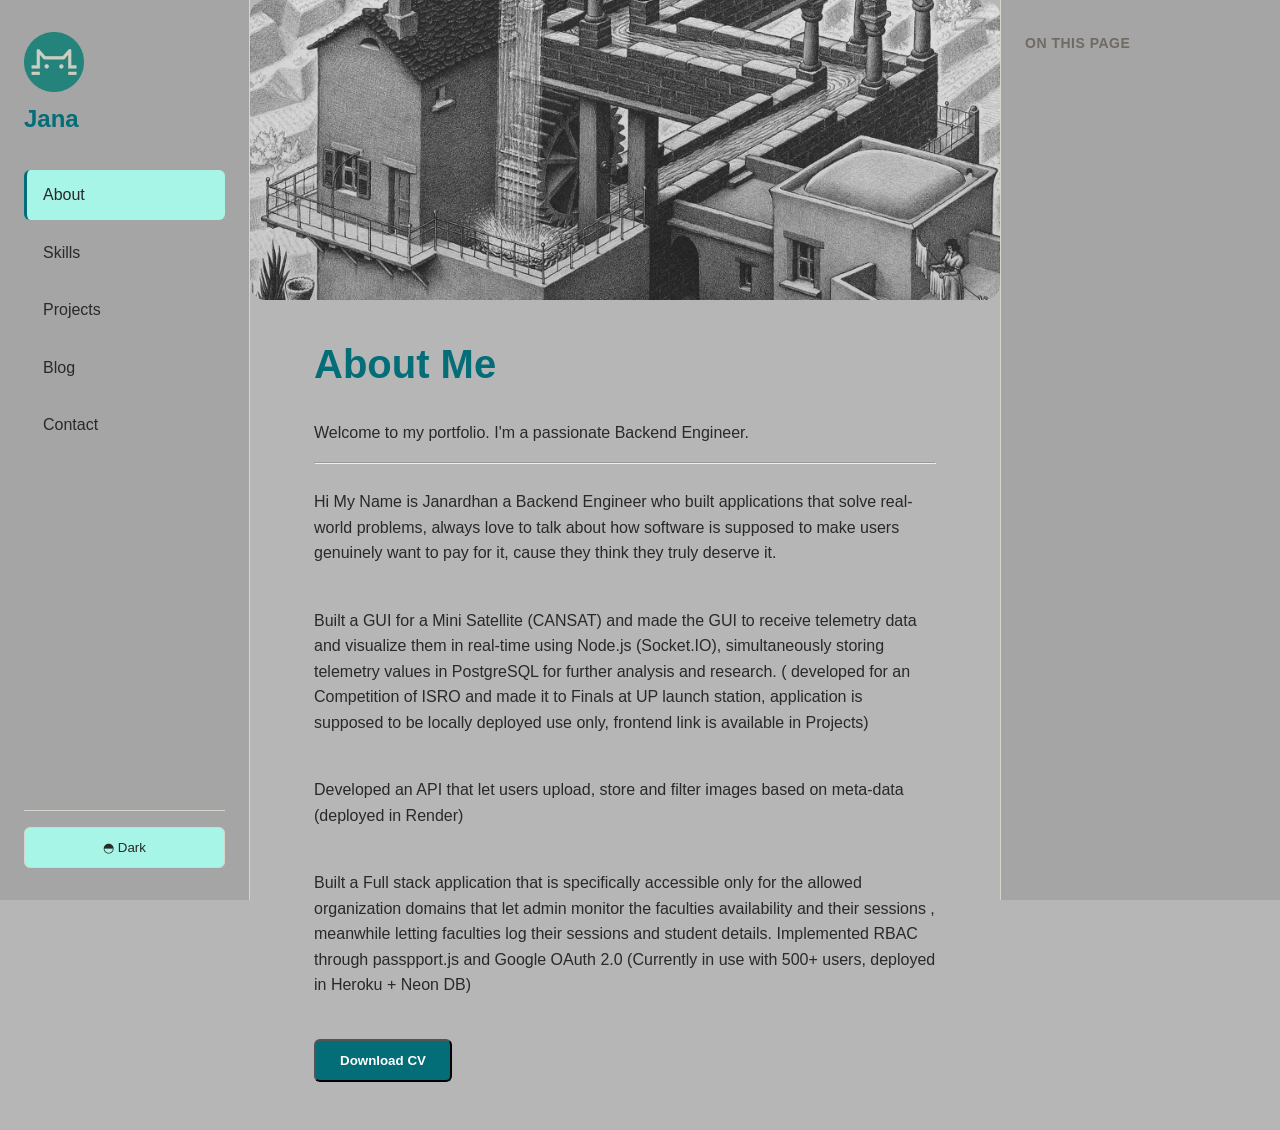
<file: index.html>
<!DOCTYPE html>
<html lang="en">
<head>
    <meta charset="UTF-8">
    <meta name="viewport" content="width=device-width, initial-scale=1.0">
    <title>Jana</title>
    <link rel="icon" type="image/x-icon" href="assets/jana.png"> <!--favicon -->
    <link rel="stylesheet" href="styles.css">
</head>
<body>
    <div class="container">
        <!-- Left Sidebar Navigation -->
        <aside class="sidebar-left">
            <div class="logo">
                <img src="assets/jana.png" height="60px">
                <h1>Jana</h1>
            </div>
            <nav class="nav-main">
                <ul>
                    <li><a href="#about" class="nav-link active">About</a></li>
                    <li><a href="#skills" class="nav-link">Skills</a></li>
                    <li><a href="#projects" class="nav-link">Projects</a></li>
                    <li><a href="#blog" class="nav-link">Blog</a></li>
                    <li><a href="#contact" class="nav-link">Contact</a></li>
                </ul>
            </nav>
            <div class="theme-toggle">
                <button id="themeBtn" class="theme-btn">◓ Dark</button>
            </div>
        </aside>

        <!-- Main Content -->
        <main class="main-content">
            <!-- About Section -->
            <section id="about" class="page-section active">
                <div class="section-banner">
                    <img src="assets/mc-ecsher-strange-loops.png" alt="About Section Banner">
                </div>
                <h1>About Me</h1>
                <p>Welcome to my portfolio. I'm a passionate Backend Engineer.</p>
                <hr>
                <br>
                <p>Hi My Name is Janardhan a Backend Engineer who built applications that solve real-world problems, always love to talk about how software is supposed to make users genuinely want to pay for it, cause they think they truly deserve it.</p>
                <br>
                <p> Built a GUI for a Mini Satellite (CANSAT) and made the GUI to receive telemetry data and visualize them in real-time using Node.js (Socket.IO), simultaneously storing telemetry values in PostgreSQL for further analysis and research. ( developed for an Competition of ISRO and made it to Finals at UP launch station, application is supposed to be locally deployed use only, frontend link is available in Projects) </p>
                <br>
                <p>Developed an API that let users upload, store and filter images based on meta-data (deployed in Render) </p>
                <br>
                <p>Built a Full stack application that is specifically accessible only for the allowed organization domains that let admin monitor the faculties availability and their sessions , meanwhile letting faculties log their sessions and student details. Implemented RBAC through passpport.js and Google OAuth 2.0 (Currently in use with 500+ users, deployed in Heroku + Neon DB)</p>
                <br>
                <button class="contact-link" onclick="window.open('./assets/Janardhan_Resume.pdf')">Download CV</button>
            </section>

            <!-- Skills Section -->
            <section id="skills" class="page-section">
                <div class="section-banner">
                    <img src="assets/escher-bond.jpg" alt="Skills Section Banner">
                </div>
                <h2>Skills</h2>
                <div class="skills-container">
                    <div class="skill-category">
                        <h3>Backend</h3>
                        <ul>
                            <li>Node.js / Express / Socket IO</li>
                            <li> REST API / Web Sockets</li>
                            <li>Python / Flask</li>
                            <li>SQLite / PostgreSQL / Prisma / MongoDB</li>
                        </ul>
                    </div>
                    <div class="skill-category">
                        <h3>Tools</h3>
                        <ul>
                            <li>Git / GitHub</li>
                            <li>Postman</li>
                            <li>Docker</li>
                            <li>Zed / VS Code</li>
                        </ul>
                    </div>
                    <div class="skill-category">
                        <h3>Auth & Security</h3>
                        <ul>
                            <li>JWT / Oauth2.0 / Passport JS</li>
                            <li>CORS / Helmet / bcrypt</li>
                        </ul>
                    </div>
                </div>
            </section>

            <!-- Projects Section -->
            <section id="projects" class="page-section">
                <div class="section-banner">
                    <img src="assets/3.jpg" alt="Projects Section Banner">
                </div>
                <h2>Projects</h2>
                <div class="projects-grid">
                    <div class="project-card">
                        <h3>Satellite GUI</h3>
                        <p>A GUI Dashboard developed for IN-space (ISRO) competition to receive live telemetry packets, visualize them and storing them in DB simultaneously for further Analysis of received data.</p>
                        <a href="https://gui-five-mauve.vercel.app/" class="project-link">View Project →</a>
                    </div>
                    <div class="project-card">
                        <h3>Image Meta Data Filter (IMDF)</h3>
                        <p>A API to filter all your images based on Meta Data. upload images in cloud and filter them based on Meta data such as Geo Location, Date, Device Name etc.</p>
                        <a href="https://image-meta-data-filter.onrender.com/api/v1" class="project-link">View Project →</a>
                    </div>
                    <div class="project-card">
                        <h3>Faculty Time Tracking Application (FTTA)</h3>
                        <p>A Full Stack application that helps the Admin to track faculties session, also helps them to monitor active faculties to assign them for various tasks efficiently.</p>
                        <a href="https://ftta.vercel.app" class="project-link">View Project →</a>
                    </div>
                </div>
            </section>

            <!-- Blog Section -->
            <section id="blog" class="page-section">
                <div class="section-banner">
                    <img src="assets/mc-escher-spherical-world.jpg" alt="sperical_world">
                </div>
                <h2>Blog</h2>
                <div class="blog-list">
                    <article class="blog-item">
                        <h3>The True Purpose of Chess</h3>
                        <span class="blog-date">July 08, 2026</span>
                        <p>Chess is considered to make our minds sharp and many call it as the games for Genius,
                            but I see something Odd when current players play it cause its more of memorizing the methods to play or practicing to checkmate with patterns,
                         </p>
                        <a href="blog.html#BL-01" class="read-more">Read more →</a>
                    </article>
                </div>
            </section>

            <!-- Contact Section -->
            <section id="contact" class="page-section">
                <div class="section-banner">
                    <img src="assets/escher-drawings-kunst.jpg">
                </div>
                <h2>Contact</h2>
                <p>Let's connect! Feel free to reach out through any of these channels:</p>
                <div class="contact-links">
                    <a href="mailto:janabalu694@gmail.com" class="contact-link">Email</a>
                    <a href="https://www.github.com/janardhan345" class="contact-link">GitHub</a>
                    <a href="https://www.linkedin.com/in/janardhan345" class="contact-link">LinkedIn</a>
                </div>
            </section>
        </main>

        <!-- Right Sidebar - Page Outline -->
        <aside class="sidebar-right">
            <div class="outline-header">On this page</div>
            <nav class="outline-nav">
                <ul id="outlineList"></ul>
            </nav>
        </aside>
    </div>

    <script src="script.js"></script>
</body>
</html>
</file>
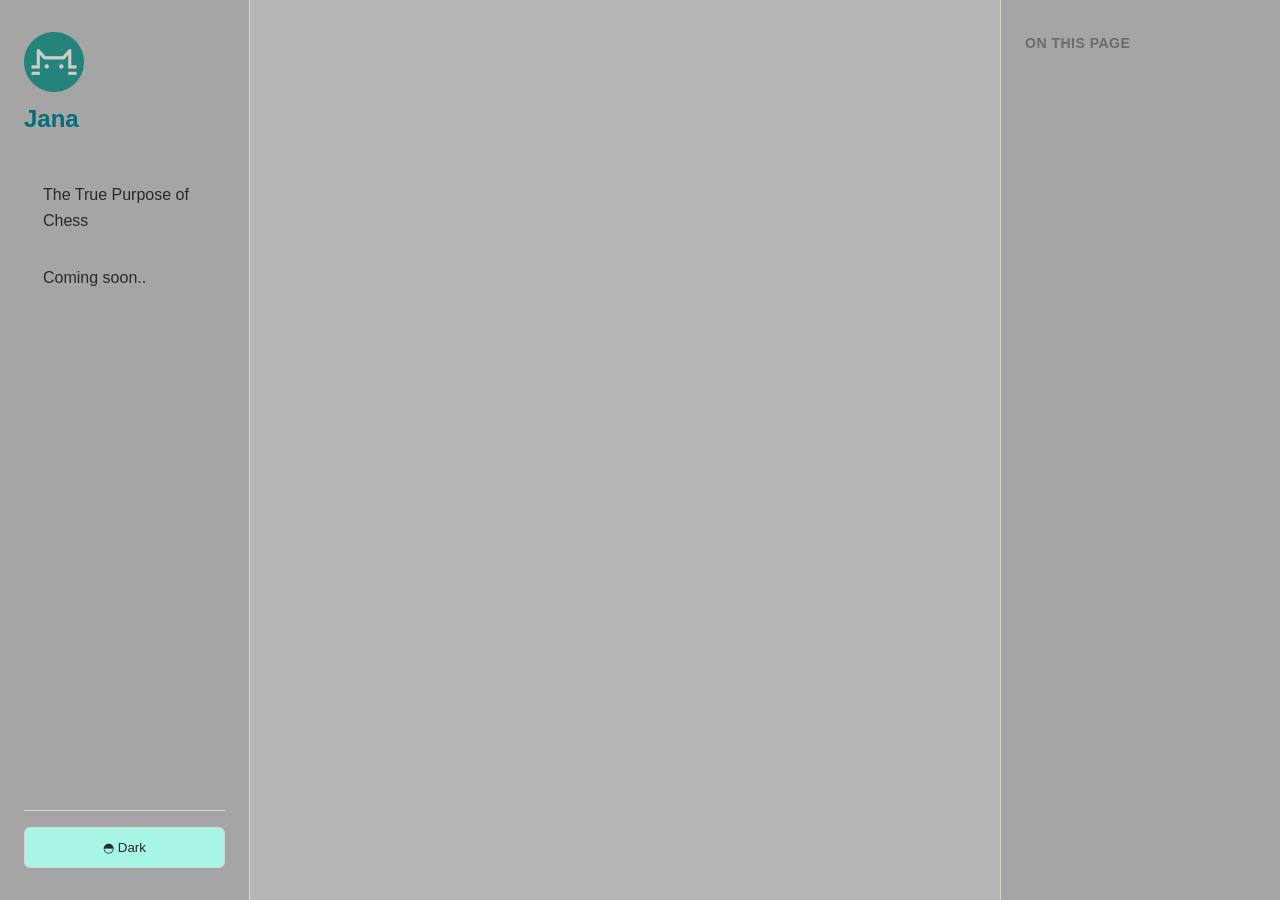
<file: blog.html>
<!DOCTYPE html>
<html lang="en">
<head>
    <meta charset="UTF-8">
    <meta name="viewport" content="width=device-width, initial-scale=1.0">
    <title>Jana</title>
    <link rel="icon" type="image/x-icon" href="assets/jana.png"> <!--favicon -->
    <link rel="stylesheet" href="styles.css">
</head>
<body>
    <div class="container">
        <!-- Left Sidebar Navigation -->
        <aside class="sidebar-left">
            <div class="logo">
                <a href="index.html#about"><img src="assets/jana.png" height="60px"></a>
                <h1>Jana</h1>
            </div>
            <nav class="nav-main">
                <ul>
                    <li><a href="#BL-01" class="nav-link active">The True Purpose of Chess</a></li>
                    <li><a href="#BL-02" class="nav-link">Coming soon..</a></li>
                    <!-- <li><a href="#BL-03" class="nav-link">BL-03</a></li>
                    <li><a href="#Bl-04" class="nav-link">BL-04</a></li> -->
                </ul>
            </nav>
            <div class="theme-toggle">
                <button id="themeBtn" class="theme-btn">◓ Dark</button>
            </div>
        </aside>

        <!-- Main Content -->
        <main class="main-content">
            <!-- Blog Section -->
            <section id="BL-01" class="page-section">
                <div class="section-banner">
                    <img src="assets/mc-escher-chess.jpg" alt="MC Escher Chess Lithograph">
                </div>
                <h2>Blog</h2>
                <div class="blog-list">
                        <h3>The True Purpose of Chess</h3>
                        <span class="blog-date">July 08, 2026</span>
                        <p>Chess is considered to make our minds sharp and many call it as the games for Genius,
                            but I see something Odd when current players play it cause its more of memorizing the methods to defeat the opponent or practicing to checkmate with patterns,
                            but the true purpose of chess is to analyze the moves you have right now and deciding the best move cause every move will affect you in long term and you have to select the suitable move within the limited time.
                            Its for decision making under pressure. 
                        </p>
                        <p>Similarly DSA became the very thing like Chess losing it's true purpose due to competition and interviews. 
                        DSA isn't for competitive programming, it is used to built many things that we use in our day to day life, it's the foundation for implementing many features 
                        in OS such as file management, process scheduling etc. these are used everywhere for example do/undo in code editor, forward/ backward in browser, version control in git etc. 
                        The Next Time you see an Data structure and Algorithms problem remember how it's implemented in the real world and what purpose it serves or even try to replicate them for a good practice.  
                        </p>
                </div>
            </section>
            <section id="BL-02" class="page-section">
                <div class="section-banner">
                    <img src="assets/mc-escher-chess.jpg" alt="MC Escher Chess Lithograph">
                </div>
                <h2>Blog</h2>
                <div class="blog-list">
                        <h3>Coming soon..</h3>
                </div>
            </section>
        </main>

        <!-- Right Sidebar - Page Outline -->
        <aside class="sidebar-right">
            <div class="outline-header">On this page</div>
            <nav class="outline-nav">
                <ul id="outlineList"></ul>
            </nav>
        </aside>
    </div>

    <script src="script.js"></script>
</body>
</html>
</file>
<file: styles.css>
* {
    margin: 0;
    padding: 0;
    box-sizing: border-box;
}

:root {
    /* Light Mode Colors */
    --bg-primary: #b6b6b6;
    --bg-secondary: #a5a5a5;
    --bg-tertiary: #a6f5e6;
    --text-primary: #292927;
    --text-secondary: #292927;
    --text-muted: #6f6b63;
    --border-color: #d8d5cd;
    --accent: #036d78;
}

body.dark-mode {
    /* Dark Mode Colors */
    --bg-primary: #1e2122;
    --bg-secondary: #1e2122;
    --bg-tertiary: #3b3b3a;
    --text-primary: #fffcf0;
    --text-secondary: #f3f0e8;
    --text-muted: #e8e5dd;
    --border-color: #8b8680;
    --accent: #26aebd;

    --red: #f4746e;
    --orange: #f8a978;
    --yellow: #f0d399;
    --green: #c9d35c;
    --cyan: #7ecccc;
    --blue: #7ab5d1;
    --purple: #b8a8d9;
    --magenta: #ef9bc9;
}

body {
    font-family: -apple-system, BlinkMacSystemFont, 'Segoe UI', 'Roboto', 'Oxygen', 'Ubuntu', 'Cantarell', sans-serif;
    background-color: var(--bg-primary);
    color: var(--text-primary);
    transition: background-color 0.3s, color 0.3s;
    line-height: 1.6;
}

.container {
    display: grid;
    grid-template-columns: 250px 1fr 280px;
    min-height: 100vh;
    gap: 0;
}

/* Left Sidebar */
.sidebar-left {
    background-color: var(--bg-secondary);
    border-right: 1px solid var(--border-color);
    padding: 2rem 1.5rem;
    position: sticky;
    top: 0;
    height: 100vh;
    overflow-y: auto;
    display: flex;
    flex-direction: column;
}

.logo {
    margin-bottom: 2rem;
}

.logo h1 {
    font-size: 1.5rem;
    color: var(--accent);
    font-weight: 700;
}

.nav-main {
    flex: 1;
}

.nav-main ul {
    list-style: none;
}

.nav-main li {
    margin-bottom: 0.5rem;
}

.nav-link {
    display: block;
    padding: 0.75rem 1rem;
    color: var(--text-secondary);
    text-decoration: none;
    border-radius: 6px;
    border-left: 3px solid transparent;
    transition: all 0.2s ease;
    font-weight: 500;
}

.nav-link:hover {
    background-color: var(--bg-tertiary);
    color: var(--text-primary);
}

.nav-link.active {
    background-color: var(--bg-tertiary);
    color: var(--text-secondary);
    border-left-color: var(--accent);
}

.theme-toggle {
    margin-top: auto;
    padding-top: 1rem;
    border-top: 1px solid var(--border-color);
}

.theme-btn {
    width: 100%;
    padding: 0.75rem;
    background-color: var(--bg-tertiary);
    color: var(--text-primary);
    border: 1px solid var(--border-color);
    border-radius: 6px;
    cursor: pointer;
    font-weight: 500;
    transition: all 0.2s ease;
}

.theme-btn:hover {
    background-color: var(--bg-primary);
    border-color: var(--accent);
    color: var(--accent);
}

/* Main Content */
.main-content {
    padding: 3rem 4rem;
    max-width: 800px;
    margin: 0 auto;
    width: 100%;
    overflow-y: auto;
}

.page-section {
    display: none;
    scroll-margin-top: 2rem;
}

.page-section.active {
    display: block;
    animation: fadeIn 0.3s ease-in;
}

/* Section Banner */
.section-banner {
    width: calc(100% + 8rem);
    margin: -3rem -4rem 2rem -4rem;
    height: 300px;
    border-radius: 16px;
    overflow: hidden;
    position: relative;
}

.section-banner img {
    width: 100%;
    height: 100%;
    object-fit: cover;
    display: block;
}

.section-banner::after {
    content: '';
    position: absolute;
    top: 0;
    left: 0;
    right: 0;
    bottom: 0;
    background: linear-gradient(to bottom, transparent 0%, rgba(0, 0, 0, 0.1) 100%);
}

@keyframes fadeIn {
    from {
        opacity: 0;
    }
    to {
        opacity: 1;
    }
}

.page-section h1 {
    font-size: 2.5rem;
    margin-bottom: 1.5rem;
    color: var(--accent);
    font-weight: 700;
}

.page-section h2 {
    font-size: 2rem;
    margin-bottom: 1.5rem;
    color: var(--text-primary);
    font-weight: 700;
    border-bottom: 2px solid var(--border-color);
    padding-bottom: 0.5rem;
}

.page-section h3 {
    font-size: 1.25rem;
    margin-top: 1.5rem;
    margin-bottom: 0.75rem;
    color: var(--text-primary);
    font-weight: 600;
}

.page-section p {
    margin-bottom: 1rem;
    color: var(--text-secondary);
}

/* Skills Section */
.skills-container {
    display: grid;
    grid-template-columns: repeat(auto-fit, minmax(250px, 1fr));
    gap: 2rem;
    margin-top: 2rem;
}

.skill-category {
    background-color: var(--bg-secondary);
    padding: 1.5rem;
    border-radius: 8px;
    border: 1px solid var(--border-color);
}

.skill-category h3 {
    color: var(--accent);
    margin-top: 0;
}

.skill-category ul {
    list-style: none;
}

.skill-category li {
    padding: 0.5rem 0;
    color: var(--text-secondary);
    position: relative;
    padding-left: 1.5rem;
}

.skill-category li:before {
    content: "⨇";
    position: absolute;
    left: 0;
    color: var(--accent);
}

/* Projects Grid */
.projects-grid {
    display: grid;
    grid-template-columns: repeat(auto-fit, minmax(280px, 1fr));
    gap: 2rem;
    margin-top: 2rem;
}

.project-card {
    background-color: var(--bg-secondary);
    padding: 2rem;
    border-radius: 8px;
    border: 1px solid var(--border-color);
    transition: all 0.3s ease;
}

.project-card:hover {
    border-color: var(--accent);
    box-shadow: 0 4px 12px rgba(0, 0, 0, 0.1);
    transform: translateY(-2px);
}

.project-card h3 {
    color: var(--accent);
    margin-top: 0;
}

.project-link {
    display: inline-block;
    margin-top: 1rem;
    color: var(--accent);
    text-decoration: none;
    font-weight: 600;
    transition: all 0.2s ease;
}

.project-link:hover {
    transform: translateX(4px);
}

/* Blog Section */
.blog-list {
    display: flex;
    flex-direction: column;
    gap: 2rem;
    margin-top: 2rem;
}

.blog-item {
    padding: 1.5rem;
    border-left: 4px solid var(--accent);
    background-color: var(--bg-secondary);
    border-radius: 4px;
    transition: all 0.2s ease;
}

.blog-item:hover {
    background-color: var(--bg-tertiary);
}

.blog-item h3 {
    color: var(--text-primary);
    margin-top: 0;
}

.blog-date {
    font-size: 0.875rem;
    color: var(--text-muted);
    display: block;
    margin-bottom: 0.5rem;
}

.read-more {
    color: var(--accent);
    text-decoration: none;
    font-weight: 600;
    transition: all 0.2s ease;
}

.read-more:hover {
    transform: translateX(4px);
}

/* Contact Section */
.contact-links {
    display: flex;
    flex-wrap: wrap;
    gap: 1rem;
    margin-top: 2rem;
}

.contact-link {
    display: inline-block;
    padding: 0.75rem 1.5rem;
    background-color: var(--accent);
    color: white;
    text-decoration: none;
    border-radius: 6px;
    font-weight: 600;
    transition: all 0.2s ease;
}

.contact-link:hover {
    opacity: 0.8;
    transform: translateY(-2px);
}

/* Right Sidebar - Outline */
.sidebar-right {
    background-color: var(--bg-secondary);
    border-left: 1px solid var(--border-color);
    padding: 2rem 1.5rem;
    position: sticky;
    top: 0;
    height: 100vh;
    overflow-y: auto;
}

.outline-header {
    font-size: 0.875rem;
    font-weight: 700;
    color: var(--text-muted);
    text-transform: uppercase;
    letter-spacing: 0.5px;
    margin-bottom: 1.5rem;
}

.outline-nav ul {
    list-style: none;
}

.outline-nav li {
    margin-bottom: 0.5rem;
}

.outline-nav a {
    display: block;
    padding: 0.5rem 0;
    color: var(--text-secondary);
    text-decoration: none;
    font-size: 0.875rem;
    border-left: 2px solid transparent;
    padding-left: 1rem;
    transition: all 0.2s ease;
}

.outline-nav a:hover {
    color: var(--accent);
    border-left-color: var(--accent);
}

.outline-nav a.active {
    color: var(--accent);
    border-left-color: var(--accent);
    font-weight: 600;
}

/* Scrollbar Styling */
::-webkit-scrollbar {
    width: 8px;
}

::-webkit-scrollbar-track {
    background: var(--bg-primary);
}

::-webkit-scrollbar-thumb {
    background: var(--border-color);
    border-radius: 4px;
}

::-webkit-scrollbar-thumb:hover {
    background: var(--text-muted);
}

/* Responsive Design */
@media (max-width: 1200px) {
    .container {
        grid-template-columns: 200px 1fr;
    }

    .sidebar-right {
        display: none;
    }

    .main-content {
        padding: 2rem;
    }

    .section-banner {
        width: calc(100% + 4rem);
        margin: -2rem -2rem 2rem -2rem;
        height: 250px;
    }
}

@media (max-width: 768px) {
    .container {
        grid-template-columns: 1fr;
    }

    .sidebar-left {
        position: fixed;
        left: -250px;
        top: 0;
        height: 100vh;
        z-index: 1000;
        transition: left 0.3s ease;
        width: 250px;
    }

    .sidebar-left.open {
        left: 0;
    }

    .main-content {
        padding: 1.5rem;
    }

    .section-banner {
        width: calc(100% + 3rem);
        margin: -1.5rem -1.5rem 1.5rem -1.5rem;
        height: 200px;
    }

    .projects-grid {
        grid-template-columns: 1fr;
    }

    .skills-container {
        grid-template-columns: 1fr;
    }
}
</file>
